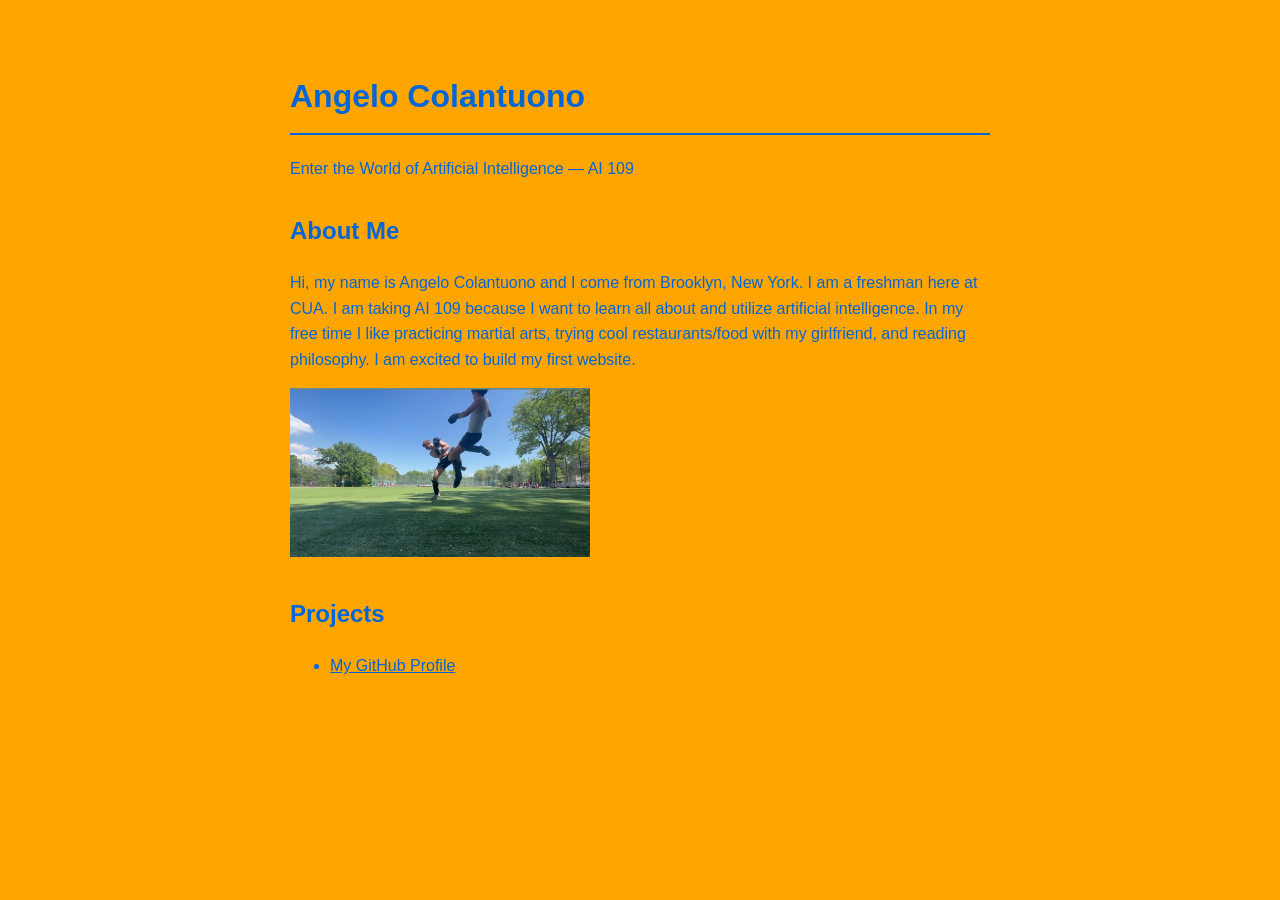
<file: index.html>
<!DOCTYPE html>
<html lang="en">
<head>
  <meta charset="UTF-8">
  <meta name="viewport" content="width=device-width, initial-scale=1">
  <title>My Website</title>
  <link rel="stylesheet" href="style.css?v=5">
</head>
<body>
  <h1>Angelo Colantuono</h1>
  <p>Enter the World of Artificial Intelligence — AI 109</p>

  <h2>About Me</h2>
  <p>Hi, my name is Angelo Colantuono and I come from Brooklyn, New York. I am a freshman here at CUA.
  I am taking AI 109 because I want to learn all about and utilize artificial intelligence. 
  In my free time I like practicing martial arts, trying cool restaurants/food with my girlfriend, and reading philosophy. I am excited to build my first website.</p>
  <img src="Sparring-Photo.jpeg" alt="Photo of me and my friend sparring" width="300">

  <h2>Projects</h2>
  <ul>
    <li><a href="https://github.com/AngCola">My GitHub Profile</a></li>
  </ul>
</body>
</html>
</file>
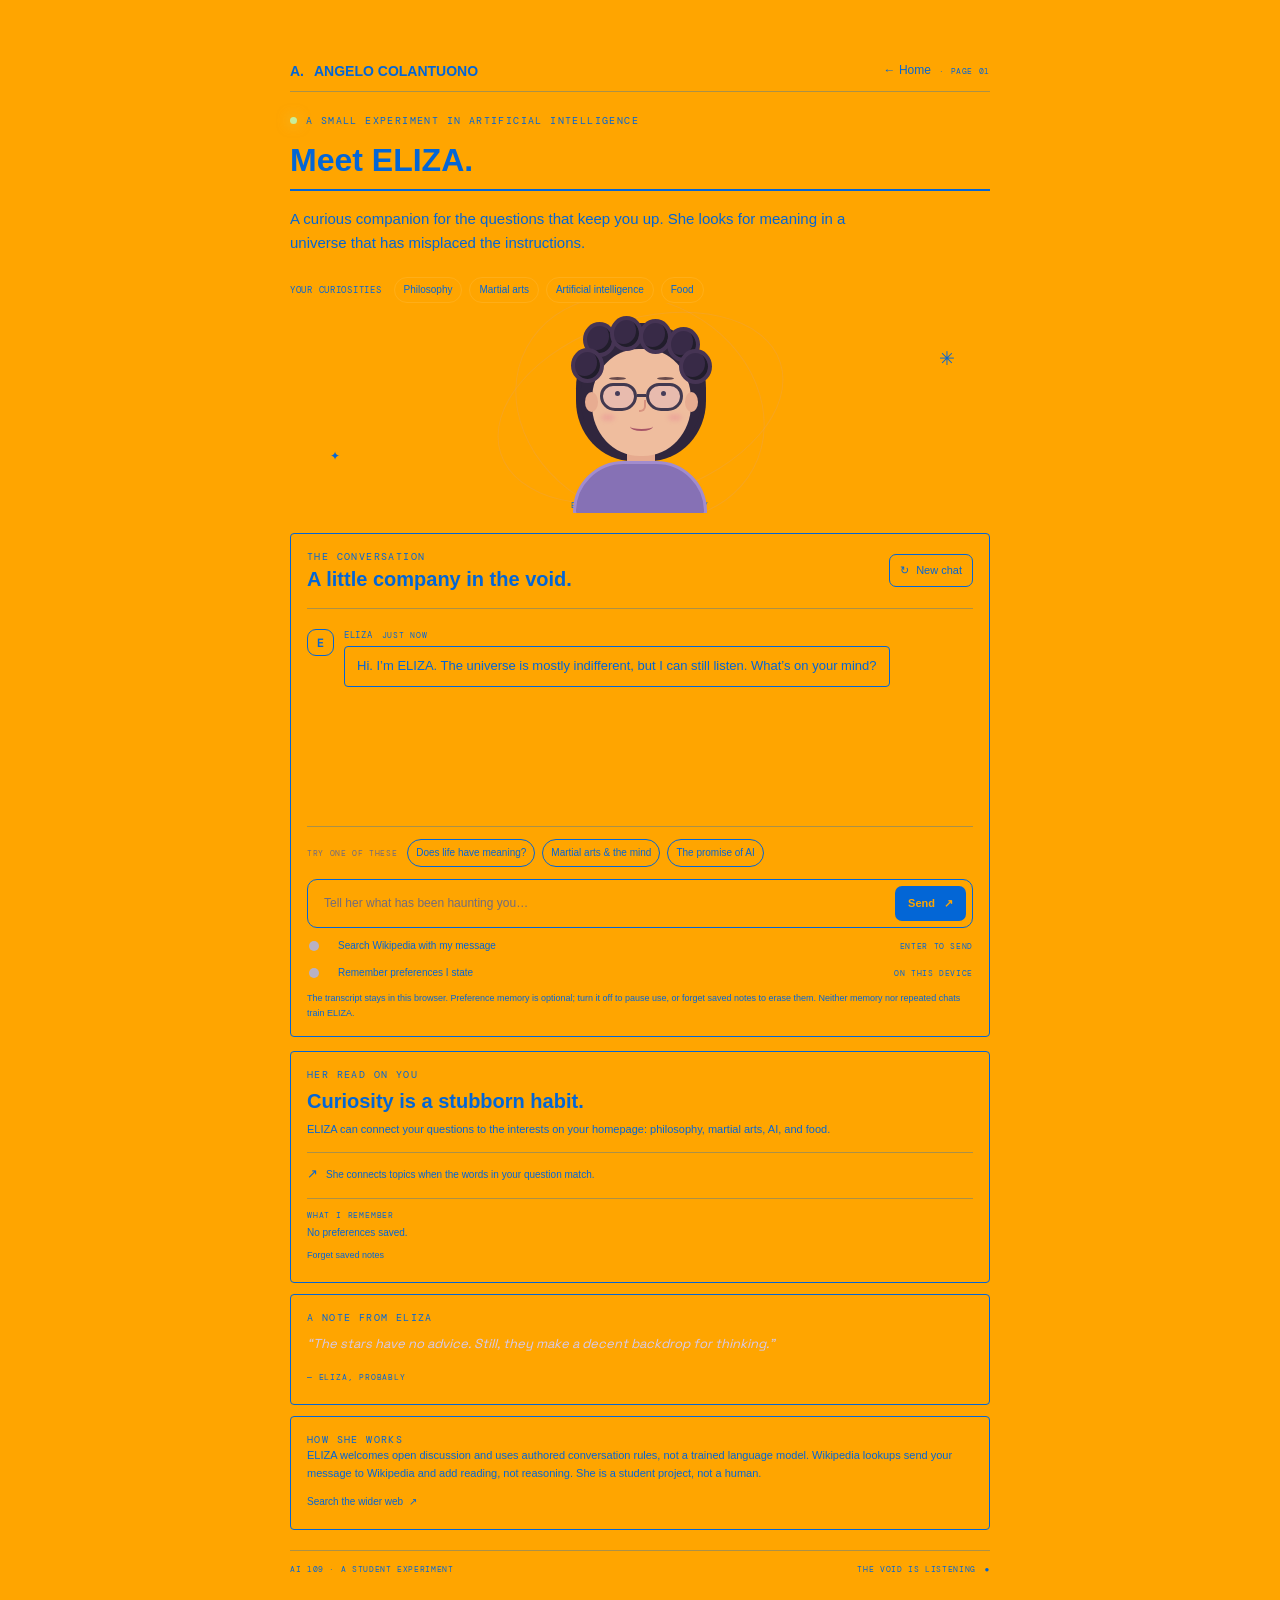
<file: eliza.html>
<!DOCTYPE html>
<html lang="en">
<head>
  <meta charset="UTF-8">
  <meta name="viewport" content="width=device-width, initial-scale=1">
  <meta name="theme-color" content="#11121a">
  <meta name="description" content="Talk with ELIZA, a gloomy little virtual companion for curious minds.">
  <title>ELIZA — A Virtual Companion</title>
  <link rel="stylesheet" href="eliza.css?v=2">
  <script src="eliza.js?v=6" defer></script>
</head>
<body>
  <div class="page-shell">
    <nav class="topbar" aria-label="Main navigation">
      <a class="wordmark" href="index.html"><span class="wordmark-mark">A.</span> ANGELO COLANTUONO</a>
      <a class="back-link" href="index.html"><span aria-hidden="true">←</span> Home <span class="page-number">· PAGE 01</span></a>
    </nav>

    <main>
      <header class="intro">
        <div class="intro-copy">
          <p class="eyebrow"><span class="status-dot"></span> A SMALL EXPERIMENT IN ARTIFICIAL INTELLIGENCE</p>
          <h1>Meet <span>ELIZA.</span></h1>
          <p class="intro-text">A curious companion for the questions that keep you up. She looks for meaning in a universe that has misplaced the instructions.</p>
          <div class="interest-row" aria-label="Topics ELIZA knows you enjoy">
            <span>YOUR CURIOSITIES</span><i>Philosophy</i><i>Martial arts</i><i>Artificial intelligence</i><i>Food</i>
          </div>
        </div>

        <div class="portrait-wrap" aria-label="Illustration of ELIZA, with curly hair and glasses">
          <div class="portrait-orbit orbit-one"></div>
          <div class="portrait-orbit orbit-two"></div>
          <div class="avatar" role="img" aria-label="A friendly illustrated face with curly dark hair, round glasses, and a small smile">
            <div class="hair-back"></div>
            <div class="curl curl-a"></div><div class="curl curl-b"></div><div class="curl curl-c"></div>
            <div class="curl curl-d"></div><div class="curl curl-e"></div><div class="curl curl-f"></div>
            <div class="face">
              <div class="ear ear-left"></div><div class="ear ear-right"></div>
              <div class="brow brow-left"></div><div class="brow brow-right"></div>
              <div class="glasses glasses-left"><span></span></div><div class="glasses glasses-right"><span></span></div>
              <div class="bridge"></div>
              <div class="nose"></div><div class="smile"></div>
              <div class="cheek cheek-left"></div><div class="cheek cheek-right"></div>
            </div>
            <div class="neck"></div><div class="shirt"></div>
          </div>
          <div class="portrait-caption"><span>ELIZA</span><span>ONLINE, ALLEGEDLY</span></div>
          <span class="sparkle sparkle-one">✳</span><span class="sparkle sparkle-two">✦</span>
        </div>
      </header>

      <section class="workbench" aria-label="ELIZA chat">
        <div class="chat-panel">
          <div class="chat-topline">
            <div><p class="eyebrow">THE CONVERSATION</p><h2>A little company in the void.</h2></div>
            <button class="reset-button" id="reset-chat" type="button" title="Start a new conversation">↻ <span>New chat</span></button>
          </div>

          <div class="messages" id="messages" role="log" aria-live="polite" aria-relevant="additions text">
            <article class="message bot-message">
              <div class="message-avatar" aria-hidden="true">E</div>
              <div class="message-content"><p class="speaker">ELIZA <time>JUST NOW</time></p><div class="bubble"><p>Hi. I’m ELIZA. The universe is mostly indifferent, but I can still listen. What’s on your mind?</p></div></div>
            </article>
          </div>

          <div class="suggestions" aria-label="Try asking ELIZA">
            <span>TRY ONE OF THESE</span>
            <button type="button" data-prompt="Does life have meaning?">Does life have meaning?</button>
            <button type="button" data-prompt="How does martial arts training affect the mind?">Martial arts &amp; the mind</button>
            <button type="button" data-prompt="What makes artificial intelligence interesting?">The promise of AI</button>
          </div>

          <form class="composer" id="chat-form">
            <label class="sr-only" for="user-input">Your message to ELIZA</label>
            <input id="user-input" name="message" type="text" maxlength="500" autocomplete="off" placeholder="Tell her what has been haunting you…" required>
            <button class="send-button" type="submit" aria-label="Send message">Send <span aria-hidden="true">↗</span></button>
          </form>
          <div class="composer-foot">
            <label class="lookup-toggle"><input id="lookup-toggle" type="checkbox"><span class="toggle-ui"></span><span>Search Wikipedia with my message</span></label>
            <span class="key-hint">ENTER TO SEND</span>
          </div>
          <div class="composer-foot memory-foot">
            <label class="lookup-toggle"><input id="memory-toggle" type="checkbox"><span class="toggle-ui"></span><span>Remember preferences I state</span></label>
            <span class="key-hint">ON THIS DEVICE</span>
          </div>
          <p class="privacy-note">The transcript stays in this browser. Preference memory is optional; turn it off to pause use, or forget saved notes to erase them. Neither memory nor repeated chats train ELIZA.</p>
        </div>

        <aside class="side-panel">
          <div class="side-card signal-card">
            <p class="eyebrow">HER READ ON YOU</p>
            <h3>Curiosity is a stubborn habit.</h3>
            <p>ELIZA can connect your questions to the interests on your homepage: philosophy, martial arts, AI, and food.</p>
            <div class="signal-line"><span class="signal-icon">↗</span><span>She connects topics when the words in your question match.</span></div>
            <div class="memory-box"><p class="memory-label">WHAT I REMEMBER</p><p id="memory-summary" class="memory-summary">No preferences saved.</p><button id="forget-memory" class="forget-button" type="button">Forget saved notes</button></div>
          </div>
          <div class="side-card note-card">
            <p class="eyebrow">A NOTE FROM ELIZA</p>
            <blockquote>“The stars have no advice. Still, they make a decent backdrop for thinking.”</blockquote>
            <span class="note-signature">— ELIZA, PROBABLY</span>
          </div>
          <div class="side-card about-card">
            <p class="eyebrow">HOW SHE WORKS</p>
            <p>ELIZA welcomes open discussion and uses authored conversation rules, not a trained language model. Wikipedia lookups send your message to Wikipedia and add reading, not reasoning. She is a student project, not a human.</p>
            <a id="wider-search" href="https://www.google.com/search?q=artificial+intelligence+philosophy+martial+arts+food" target="_blank" rel="noopener noreferrer">Search the wider web <span aria-hidden="true">↗</span></a>
          </div>
        </aside>
      </section>
      <footer class="footer"><span>AI 109 · A STUDENT EXPERIMENT</span><span>THE VOID IS LISTENING <b>●</b></span></footer>
    </main>
  </div>
</body>
</html>
</file>
<file: style.css>
body,
body * {
  color: #0366d6 !important;
}

body {
  font-family: Arial, sans-serif;
  max-width: 700px;
  margin: 30px auto;
  padding: 20px;
  line-height: 1.6;
  background: orange;
}

h1 {
  border-bottom: 2px solid #0366d6;
  padding-bottom: 10px;
}

h2 {
  margin-top: 30px;
}

a {
  color: #0366d6;
  text-decoration-color: #0366d6;
}

img {
  max-width: 100%;
  height: auto;
}
</file>
<file: eliza.css>
@import url('https://fonts.googleapis.com/css2?family=DM+Mono:wght@400;500&family=DM+Sans:wght@400;500;600;700&family=Space+Grotesk:wght@400;500;600;700&display=swap');

:root { color-scheme: dark; --ink: #f1edf7; --muted: #9c96ab; --dim: #706b7f; --panel: #191923; --panel-soft: #20202c; --line: #30303d; --purple: #b6a1ff; --pink: #efb1c8; --lime: #c8ee9a; }
* { box-sizing: border-box; }
body { margin: 0; min-height: 100vh; color: var(--ink); background: radial-gradient(ellipse at 82% 6%, #29223b 0, transparent 34rem), #11121a; font: 15px/1.6 'DM Sans', sans-serif; }
body, body * { color: inherit; }
a { color: inherit; text-decoration: none; }
button, input { font: inherit; }
button { cursor: pointer; }
.page-shell { max-width: 1160px; margin: 0 auto; padding: 0 34px; }
.topbar { height: 76px; display: flex; align-items: center; justify-content: space-between; border-bottom: 1px solid #ffffff12; }
.wordmark { display: flex; align-items: center; gap: 10px; font: 500 11px 'DM Mono', monospace; letter-spacing: .11em; }
.wordmark-mark { display: grid; place-items: center; width: 27px; height: 27px; border: 1px solid #b6a1ff99; border-radius: 9px; color: var(--purple); font: 600 12px 'Space Grotesk', sans-serif; letter-spacing: 0; }
.back-link { color: var(--muted); font-size: 12px; transition: color .2s; }.back-link:hover { color: var(--ink); }.page-number { margin-left: 5px; color: var(--dim); font: 8px 'DM Mono', monospace; letter-spacing: .08em; }
.intro { display: grid; grid-template-columns: 1fr 370px; align-items: center; gap: 40px; padding: 46px 4px 26px; }
.eyebrow { margin: 0; color: var(--dim); font: 10px 'DM Mono', monospace; letter-spacing: .14em; }
.intro-copy > .eyebrow { display: flex; align-items: center; gap: 9px; color: #aaa4b7; }
.status-dot { width: 7px; height: 7px; border-radius: 50%; background: var(--lime); box-shadow: 0 0 13px #c8ee9a88; }
h1, h2, h3, p { margin-top: 0; }
h1 { margin: 15px 0 8px; font: 600 clamp(48px, 7vw, 76px)/1 'Space Grotesk', sans-serif; letter-spacing: -.065em; }
h1 span { color: var(--purple); }
.intro-text { max-width: 560px; margin: 16px 0 22px; color: #bbb5c7; font-size: 15px; }
.interest-row { display: flex; flex-wrap: wrap; align-items: center; gap: 7px; }
.interest-row > span { margin-right: 5px; color: var(--dim); font: 9px 'DM Mono', monospace; letter-spacing: .08em; }
.interest-row i { padding: 4px 9px; border: 1px solid #ffffff18; border-radius: 99px; color: #d3cdda; font-size: 10px; font-style: normal; }
.portrait-wrap { position: relative; min-height: 235px; display: grid; place-items: center; overflow: hidden; }
.portrait-orbit { position: absolute; border: 1px solid #b6a1ff1e; border-radius: 50%; transform: rotate(-18deg); }.orbit-one { width: 295px; height: 178px; }.orbit-two { width: 258px; height: 216px; transform: rotate(28deg); }
.avatar { position: relative; width: 154px; height: 185px; margin-top: 4px; }
.hair-back { position: absolute; z-index: 1; top: 10px; left: 18px; width: 120px; height: 128px; border-radius: 47% 47% 43% 43%; background: #30263d; box-shadow: 0 0 0 5px #30263d; }
.curl { position: absolute; z-index: 3; width: 33px; height: 35px; border-radius: 50%; background: #382a47; border: 4px solid #463454; box-shadow: inset -3px -3px 0 #211d2b; }.curl-a { top: 4px; left: 20px; }.curl-b { top: -2px; left: 47px; }.curl-c { top: 1px; left: 76px; }.curl-d { top: 9px; left: 104px; }.curl-e { top: 30px; left: 8px; }.curl-f { top: 31px; left: 116px; }
.face { position: absolute; z-index: 2; top: 31px; left: 29px; width: 99px; height: 107px; border-radius: 47% 47% 48% 48%; background: #efbd9e; }
.ear { position: absolute; top: 43px; width: 13px; height: 20px; border-radius: 50%; background: #e7ac91; }.ear-left { left: -7px; }.ear-right { right: -7px; }
.brow { position: absolute; top: 28px; width: 17px; height: 3px; border-radius: 50%; background: #694b4c; }.brow-left { left: 17px; }.brow-right { right: 17px; }
.glasses { position: absolute; top: 34px; width: 37px; height: 28px; border: 3px solid #42394f; border-radius: 13px 13px 15px 15px; background: #c1b0ff29; }.glasses-left { left: 8px; }.glasses-right { right: 8px; }.glasses span { position: absolute; top: 5px; left: 12px; width: 5px; height: 5px; border-radius: 50%; background: #463d58; }.bridge { position: absolute; top: 45px; left: 45px; width: 9px; border-top: 3px solid #42394f; }
.nose { position: absolute; top: 51px; left: 47px; width: 7px; height: 12px; border-right: 2px solid #d8937f; border-bottom: 2px solid #d8937f; border-radius: 0 0 6px; }.smile { position: absolute; top: 73px; left: 38px; width: 23px; height: 9px; border-bottom: 2px solid #a85668; border-radius: 50%; }
.cheek { position: absolute; top: 65px; width: 14px; height: 7px; border-radius: 50%; background: #e9929680; filter: blur(2px); }.cheek-left { left: 9px; }.cheek-right { right: 9px; }
.neck { position: absolute; z-index: 1; top: 126px; left: 64px; width: 28px; height: 27px; background: #e6aa8f; }.shirt { position: absolute; z-index: 2; top: 143px; left: 10px; width: 134px; height: 55px; border-radius: 60px 60px 5px 5px; background: #8671b5; border: 3px solid #a28cce; }
.portrait-caption { position: absolute; bottom: 3px; display: flex; gap: 10px; color: var(--dim); font: 8px 'DM Mono', monospace; letter-spacing: .1em; }.portrait-caption span:first-child { color: var(--purple); }.sparkle { position: absolute; color: var(--pink); }.sparkle-one { top: 41px; right: 35px; font-size: 19px; }.sparkle-two { bottom: 47px; left: 40px; color: var(--lime); font-size: 12px; }
.workbench { display: grid; grid-template-columns: minmax(0, 1fr) 285px; align-items: start; gap: 18px; padding: 16px 0 27px; }
.chat-panel, .side-card { border: 1px solid var(--line); border-radius: 13px; background: linear-gradient(145deg, #1c1c27, #181821); }
.chat-panel { padding: 22px 24px 17px; box-shadow: 0 20px 70px #0003; }
.chat-topline { display: flex; align-items: center; justify-content: space-between; padding-bottom: 17px; border-bottom: 1px solid var(--line); }.chat-topline h2 { margin: 5px 0 0; font: 500 18px 'Space Grotesk', sans-serif; letter-spacing: -.025em; }
.reset-button { display: flex; align-items: center; gap: 7px; padding: 7px 10px; border: 1px solid var(--line); border-radius: 7px; background: transparent; color: var(--muted); font-size: 11px; }.reset-button:hover { color: var(--ink); border-color: #777083; }
.messages { display: flex; flex-direction: column; gap: 17px; min-height: 217px; max-height: 370px; overflow: auto; padding: 20px 3px 17px 0; scroll-behavior: smooth; }
.message { display: flex; gap: 10px; align-items: flex-start; }.message-avatar { display: grid; flex: 0 0 27px; place-items: center; width: 27px; height: 27px; border: 1px solid #b6a1ff6b; border-radius: 9px; background: #b6a1ff16; color: var(--purple); font: 600 12px 'Space Grotesk', sans-serif; }.user-message { justify-content: flex-end; }.user-message .message-content { order: 0; align-items: flex-end; }.user-message .message-avatar { order: 1; border-color: #c8ee9a55; background: #c8ee9a12; color: var(--lime); }.message-content { display: flex; flex-direction: column; align-items: flex-start; min-width: 0; max-width: min(88%, 600px); }.speaker { display: flex; gap: 9px; align-items: center; margin: 0 0 5px; color: #c1bacd; font: 9px 'DM Mono', monospace; letter-spacing: .08em; }.speaker time { color: var(--dim); font-size: 8px; }.bubble { padding: 9px 12px; border: 1px solid #ffffff0c; border-radius: 3px 11px 11px 11px; background: var(--panel-soft); color: #e2deea; font-size: 13px; }.user-message .bubble { border-color: #c8ee9a18; border-radius: 11px 3px 11px 11px; background: #c8ee9a0d; }.bubble p { margin: 0; white-space: pre-wrap; }.typing .bubble { color: var(--muted); font-style: italic; }.source-list { display: grid; gap: 6px; margin-top: 8px; }.source-link { display: block; padding: 8px 10px; border: 1px solid #b6a1ff26; border-radius: 8px; background: #b6a1ff08; color: var(--purple); font-size: 11px; }.source-link:hover { border-color: #b6a1ff70; background: #b6a1ff12; }.source-link small { display: block; margin-top: 2px; color: var(--muted); font-size: 10px; }
.suggestions { display: flex; flex-wrap: wrap; gap: 7px; align-items: center; padding: 12px 0; border-top: 1px solid var(--line); }.suggestions > span { margin-right: 3px; color: var(--dim); font: 8px 'DM Mono', monospace; letter-spacing: .08em; }.suggestions button { padding: 5px 8px; border: 1px solid #ffffff18; border-radius: 99px; background: transparent; color: #c7c1d0; font-size: 10px; transition: .18s; }.suggestions button:hover { border-color: #b6a1ff80; color: var(--purple); }
.composer { display: flex; gap: 8px; padding: 6px; border: 1px solid #454252; border-radius: 10px; background: #111119; }.composer:focus-within { border-color: #9b87dc; box-shadow: 0 0 0 3px #b6a1ff12; }.composer input { flex: 1; min-width: 0; padding: 8px 10px; border: 0; outline: 0; background: transparent; color: var(--ink); font-size: 12px; }.composer input::placeholder { color: #716c7e; }.send-button { padding: 8px 13px; border: 0; border-radius: 7px; background: var(--purple); color: #171320; font-size: 11px; font-weight: 700; }.send-button:hover { background: #c9bcff; }.send-button span { padding-left: 6px; }
.composer-foot { display: flex; justify-content: space-between; align-items: center; margin-top: 10px; }.lookup-toggle { display: inline-flex; align-items: center; gap: 7px; color: var(--muted); font-size: 10px; cursor: pointer; }.lookup-toggle input { position: absolute; width: 1px; height: 1px; opacity: 0; }.toggle-ui { position: relative; width: 24px; height: 14px; border-radius: 99px; background: #474351; transition: .2s; }.toggle-ui::after { content: ''; position: absolute; top: 2px; left: 2px; width: 10px; height: 10px; border-radius: 50%; background: #b8b1c5; transition: .2s; }.lookup-toggle input:checked + .toggle-ui { background: #7662ad; }.lookup-toggle input:checked + .toggle-ui::after { left: 12px; background: #fff; }.lookup-toggle input:focus-visible + .toggle-ui { outline: 2px solid var(--purple); outline-offset: 3px; }.key-hint { color: #5e5a69; font: 8px 'DM Mono', monospace; letter-spacing: .08em; }.privacy-note { margin: 10px 0 0; color: #777283; font-size: 9px; }
.side-panel { display: grid; gap: 11px; }.side-card { padding: 16px; }.side-card h3 { margin: 9px 0 7px; font: 500 16px/1.3 'Space Grotesk', sans-serif; }.side-card > p:not(.eyebrow) { margin: 0; color: #aaa4b4; font-size: 11px; line-height: 1.65; }.signal-card { background: radial-gradient(ellipse at top right, #b6a1ff16, transparent 65%), var(--panel); }.signal-line { display: flex; gap: 8px; align-items: center; margin-top: 14px; padding-top: 11px; border-top: 1px solid var(--line); color: var(--muted); font-size: 10px; }.signal-icon { color: var(--lime); font-size: 13px; }.note-card { background: linear-gradient(145deg, #282237, #1b1a25); }.note-card blockquote { margin: 10px 0 8px; color: #d5c9ec; font: italic 13px/1.55 'Space Grotesk', sans-serif; }.note-signature { color: var(--purple); font: 8px 'DM Mono', monospace; letter-spacing: .1em; }.about-card a { display: inline-block; margin-top: 12px; color: var(--purple); font-size: 10px; }.about-card a:hover { text-decoration: underline; }.about-card a span { margin-left: 3px; }
.memory-foot { padding-top: 1px; }.memory-box { margin-top: 13px; padding-top: 11px; border-top: 1px solid var(--line); }.memory-label { margin: 0 0 5px; color: var(--dim); font: 8px 'DM Mono', monospace; letter-spacing: .1em; }.memory-summary { margin: 0; color: #aaa4b4; font-size: 10px; line-height: 1.55; overflow-wrap: anywhere; }.forget-button { margin-top: 8px; padding: 0; border: 0; background: transparent; color: var(--purple); font-size: 9px; }.forget-button:hover { text-decoration: underline; }
.footer { display: flex; justify-content: space-between; padding: 13px 0 22px; border-top: 1px solid #ffffff12; color: #716c7e; font: 8px 'DM Mono', monospace; letter-spacing: .08em; }.footer b { margin-left: 3px; color: var(--lime); font-size: 8px; }
.sr-only { position: absolute; width: 1px; height: 1px; padding: 0; margin: -1px; overflow: hidden; clip: rect(0,0,0,0); white-space: nowrap; border: 0; }
@media (max-width: 800px) { .page-shell { padding: 0 22px; }.intro { grid-template-columns: minmax(0, 1fr) 245px; gap: 10px; }.portrait-wrap { transform: scale(.9); }.workbench { grid-template-columns: minmax(0, 1fr) 240px; gap: 12px; }.chat-panel { padding: 18px; } }
@media (max-width: 650px) { .page-shell { padding: 0 16px; }.topbar { height: 62px; }.wordmark { font-size: 9px; }.intro { grid-template-columns: 1fr; gap: 0; padding-top: 34px; }.intro-copy { order: 1; }.portrait-wrap { grid-row: 1; min-height: 180px; transform: scale(.82); margin: -13px 0 -5px; }.intro-text { max-width: 480px; }.interest-row > span { width: 100%; margin-bottom: 3px; }.workbench { grid-template-columns: 1fr; padding-top: 10px; }.side-panel { grid-template-columns: repeat(2, minmax(0, 1fr)); }.about-card { grid-column: 1 / -1; }.chat-panel { padding: 16px 14px; }.messages { min-height: 220px; }.message-content { max-width: 91%; }.footer { font-size: 7px; } }
@media (max-width: 420px) { .back-link { font-size: 10px; }.side-panel { grid-template-columns: 1fr; }.about-card { grid-column: auto; }.chat-topline h2 { font-size: 16px; }.suggestions > span { width: 100%; }.composer-foot { align-items: flex-start; gap: 8px; }.key-hint { padding-top: 3px; } }
@media (prefers-reduced-motion: reduce) { *, *::before, *::after { scroll-behavior: auto !important; transition-duration: .01ms !important; } }

/* Match the simple orange and blue style of the homepage. */
body { max-width: 740px; margin: 30px auto; padding: 20px; background: orange; color: #0366d6; font: 16px/1.6 Arial, sans-serif; }
.page-shell { max-width: none; margin: 0; padding: 0; }
.topbar { height: auto; min-height: 42px; border-color: #0366d655; }
.wordmark { font: 700 14px Arial, sans-serif; letter-spacing: 0; }
.wordmark-mark { width: auto; height: auto; border: 0; border-radius: 0; color: #0366d6; font: inherit; }
.back-link, .page-number { color: #0366d6; }
.intro { grid-template-columns: 1fr; gap: 0; padding: 22px 0 10px; }
.intro-copy > .eyebrow, .eyebrow, .interest-row > span, .interest-row i,
.intro-text, .portrait-caption, .footer, .speaker, .speaker time,
.lookup-toggle, .key-hint, .privacy-note, .side-card > p:not(.eyebrow),
.signal-line, .memory-summary, .memory-label { color: #0366d6; }
.intro h1 { font: bold 2em Arial, sans-serif; letter-spacing: normal; border-bottom: 2px solid #0366d6; padding-bottom: 10px; }
.intro h1 span { color: #0366d6; }
.portrait-wrap { min-height: 210px; }
.portrait-caption span:first-child, .sparkle, .sparkle-two { color: #0366d6; }
.workbench { grid-template-columns: 1fr; gap: 14px; padding: 10px 0 20px; }
.chat-panel, .side-card, .signal-card, .note-card { border: 1px solid #0366d6; border-radius: 4px; background: #ffa500; box-shadow: none; }
.chat-panel { padding: 16px; }
.chat-topline { border-color: #0366d655; }
.chat-topline h2, .side-card h3 { color: #0366d6; font: bold 1.25em Arial, sans-serif; letter-spacing: normal; }
.reset-button, .suggestions button, .composer, .composer input, .send-button,
.bubble, .message-avatar, .source-link, .toggle-ui { color: #0366d6; border-color: #0366d6; background: transparent; }
.send-button { background: #0366d6; color: orange !important; }
.message-avatar { color: #0366d6; }
.bubble { border-radius: 4px; }
.suggestions { border-color: #0366d655; }
.about-card a, .forget-button, .note-signature, .signal-icon { color: #0366d6; }
.memory-box, .signal-line { border-color: #0366d655; }
.footer { border-color: #0366d655; }
.footer b { color: #0366d6; }
@media (max-width: 650px) { body { margin: 14px auto; padding: 16px; }.intro { grid-template-columns: 1fr; }.side-panel { grid-template-columns: 1fr; }.about-card { grid-column: auto; } }
</file>
